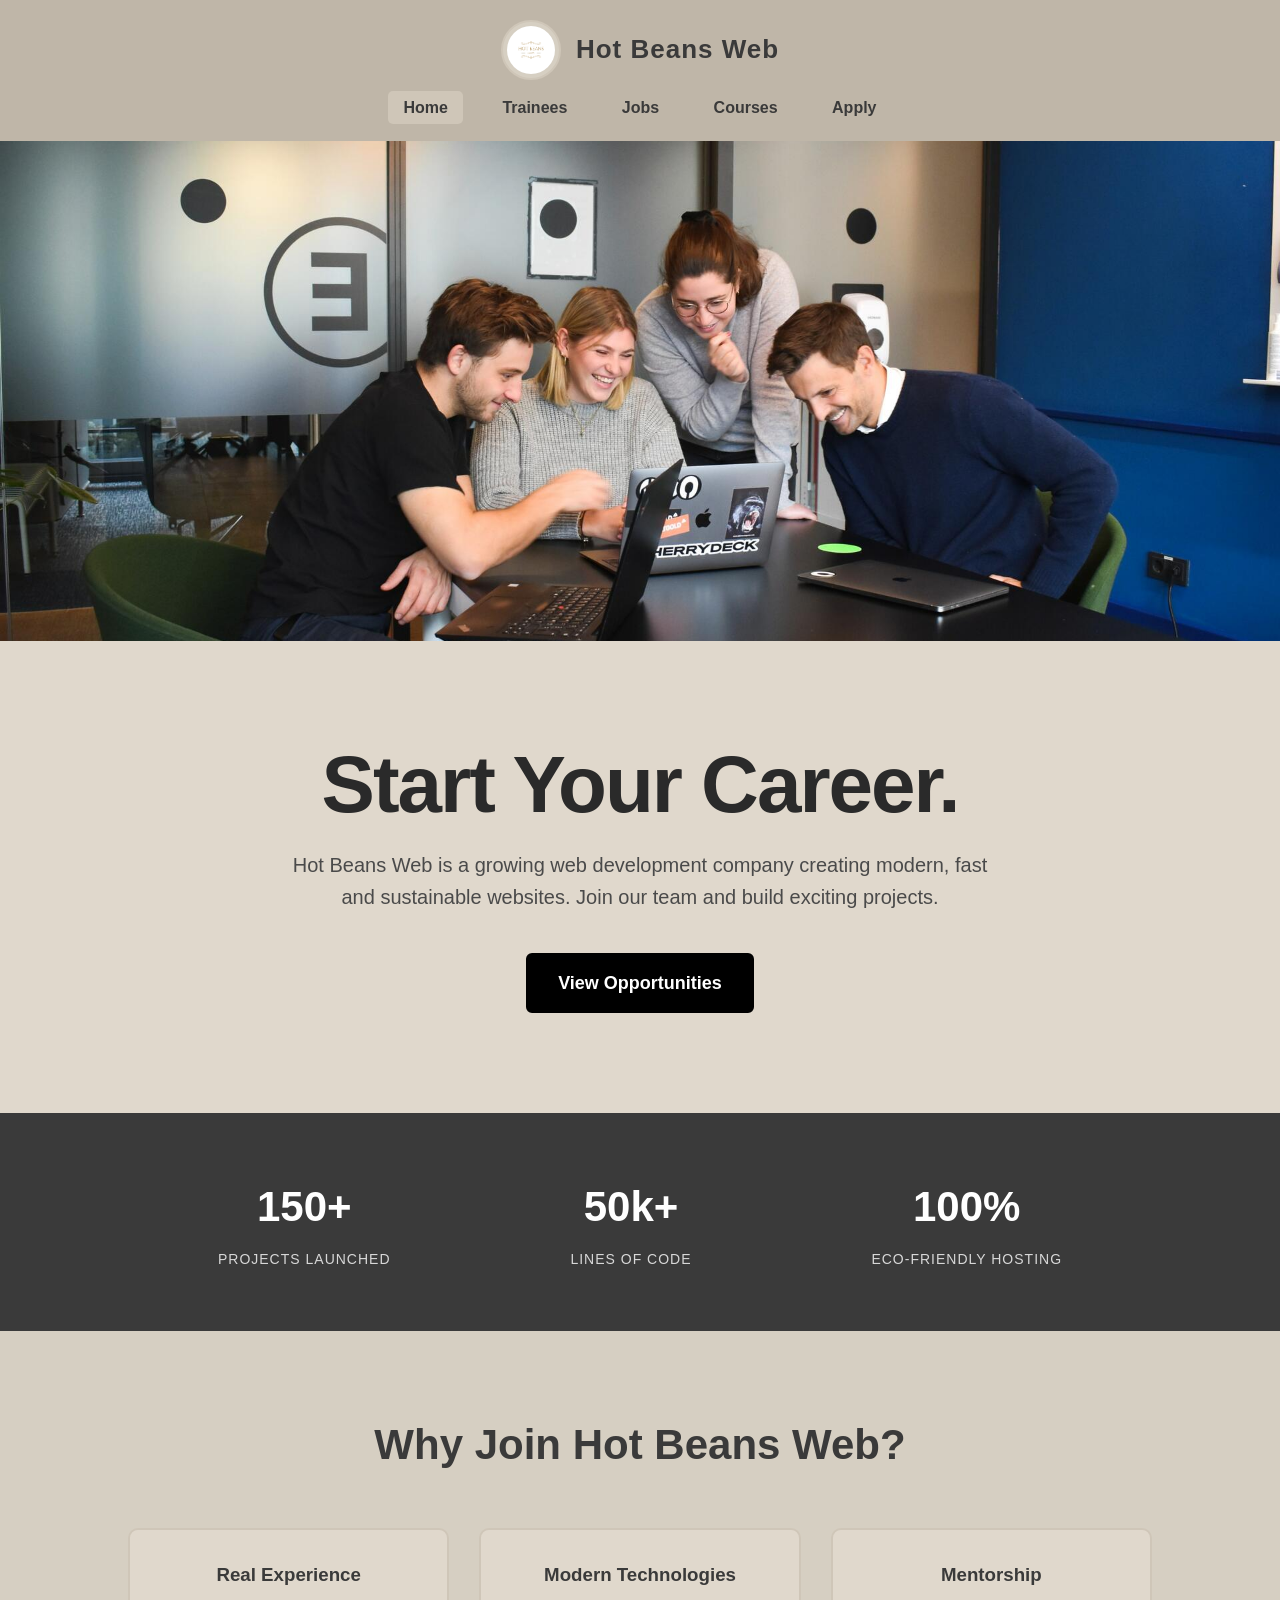
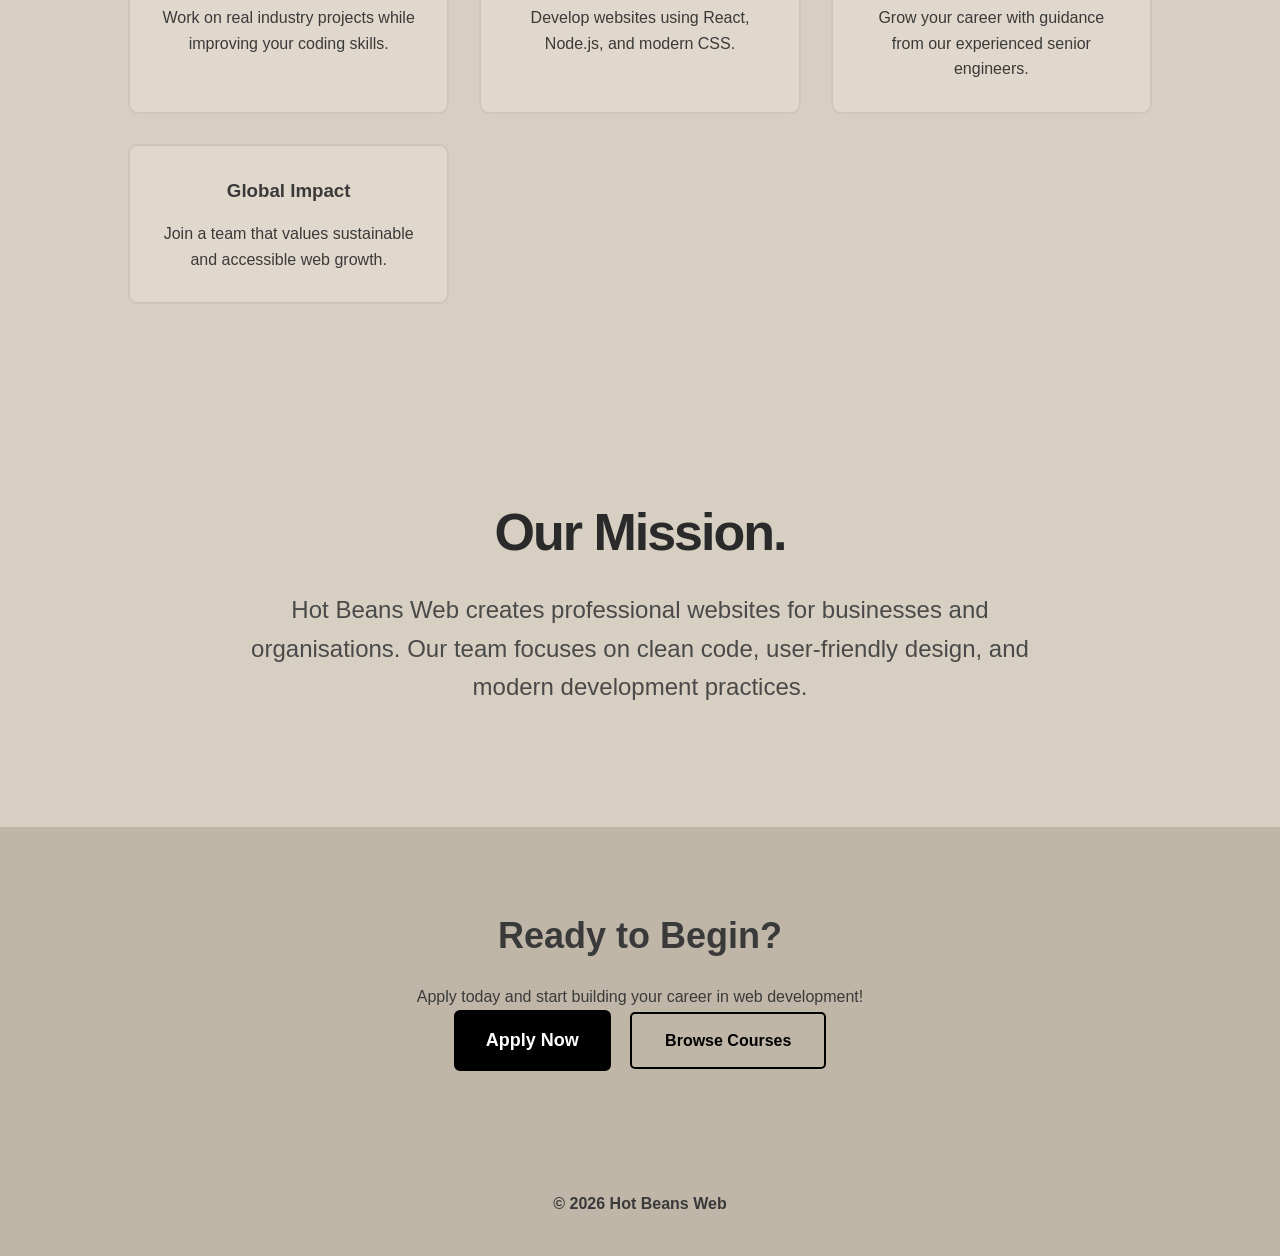
<file: index.html>
<!DOCTYPE html>
<html lang="en">
<head>
    <meta charset="UTF-8">
    <meta name="viewport" content="width=device-width, initial-scale=1.0">
    <title>Hot Beans Web | Modern Web Development</title>
     <link rel="icon" type="image/png" href="Favicon.ico">
    <link rel="stylesheet" href="style.css">
</head>
<body>

    <header>
        <div class="logo-container">
            <img src="Favicon.ico" alt="Hot Beans Logo" class="logo-img">
            <h1 class="logo-text">Hot Beans Web</h1>
        </div>

        <nav class="navbar">
            <a href="index.html" class="active">Home</a>
            <a href="trainees.html">Trainees</a>
            <a href="Jobs.html">Jobs</a>
            <a href="Courses.html">Courses</a>
            <a href="Apply.html">Apply</a>
        </nav>
    </header>

    <main>
        <section class="top-image">
            <img src="software.png" alt="Web development team">
        </section>

        <section class="hero centered">
            <h1 class="mega-title">Start Your Career.</h1>
            <p class="hero-subtext">
                Hot Beans Web is a growing web development company creating modern,
                fast and sustainable websites. Join our team and build exciting projects.
            </p>
            <a href="Apply.html" class="btn-black">View Opportunities</a>
        </section>

        <section class="impact-bar">
            <div class="stat">
                <strong>150+</strong> 
                <span>Projects Launched</span>
            </div>
            <div class="stat">
                <strong>50k+</strong>
                <span>Lines of Code</span>
            </div>
            <div class="stat">
                <strong>100%</strong>
                <span>Eco-Friendly Hosting</span>
            </div>
        </section>

        <section class="features">
            <h2 class="section-title">Why Join Hot Beans Web?</h2>
            <div class="grid">
                <div class="card">
                  
                    <h3>Real Experience</h3>
                      <div class="card-icon"></div>
                    <p>Work on real industry projects while improving your coding skills.</p>
                </div>
                <div class="card">
                 
                    <h3>Modern Technologies</h3>
                      <div class="card-icon"></div>
                    <p>Develop websites using React, Node.js, and modern CSS.</p>
                </div>
                <div class="card">
                
                    <h3>Mentorship</h3>
                      <div class="card-icon"></div>
                    <p>Grow your career with guidance from our experienced senior engineers.</p>
                </div>
                <div class="card">
                 
                    <h3>Global Impact</h3>
                      <div class="card-icon"></div>
                    <p>Join a team that values sustainable and accessible web growth.</p>
                </div>
            </div>
        </section>

        <section class="about centered">
            <div class="about-content">
                <h2 class="mega-title">Our Mission.</h2>
                <p>
                    Hot Beans Web creates professional websites for businesses and
                    organisations. Our team focuses on clean code, user-friendly
                    design, and modern development practices.
                </p>
            </div>
        </section>

        <section class="cta centered">
            <h2>Ready to Begin?</h2>
            <p>Apply today and start building your career in web development!</p>
            <div class="cta-btns">
                <a href="Apply.html" class="btn-black">Apply Now</a>
                <a href="Courses.html" class="btn-outline">Browse Courses</a>
            </div>
        </section>
    </main>

    <footer>
        <p>&copy; 2026 Hot Beans Web</p>
    </footer>

</body>
</html>
</file>
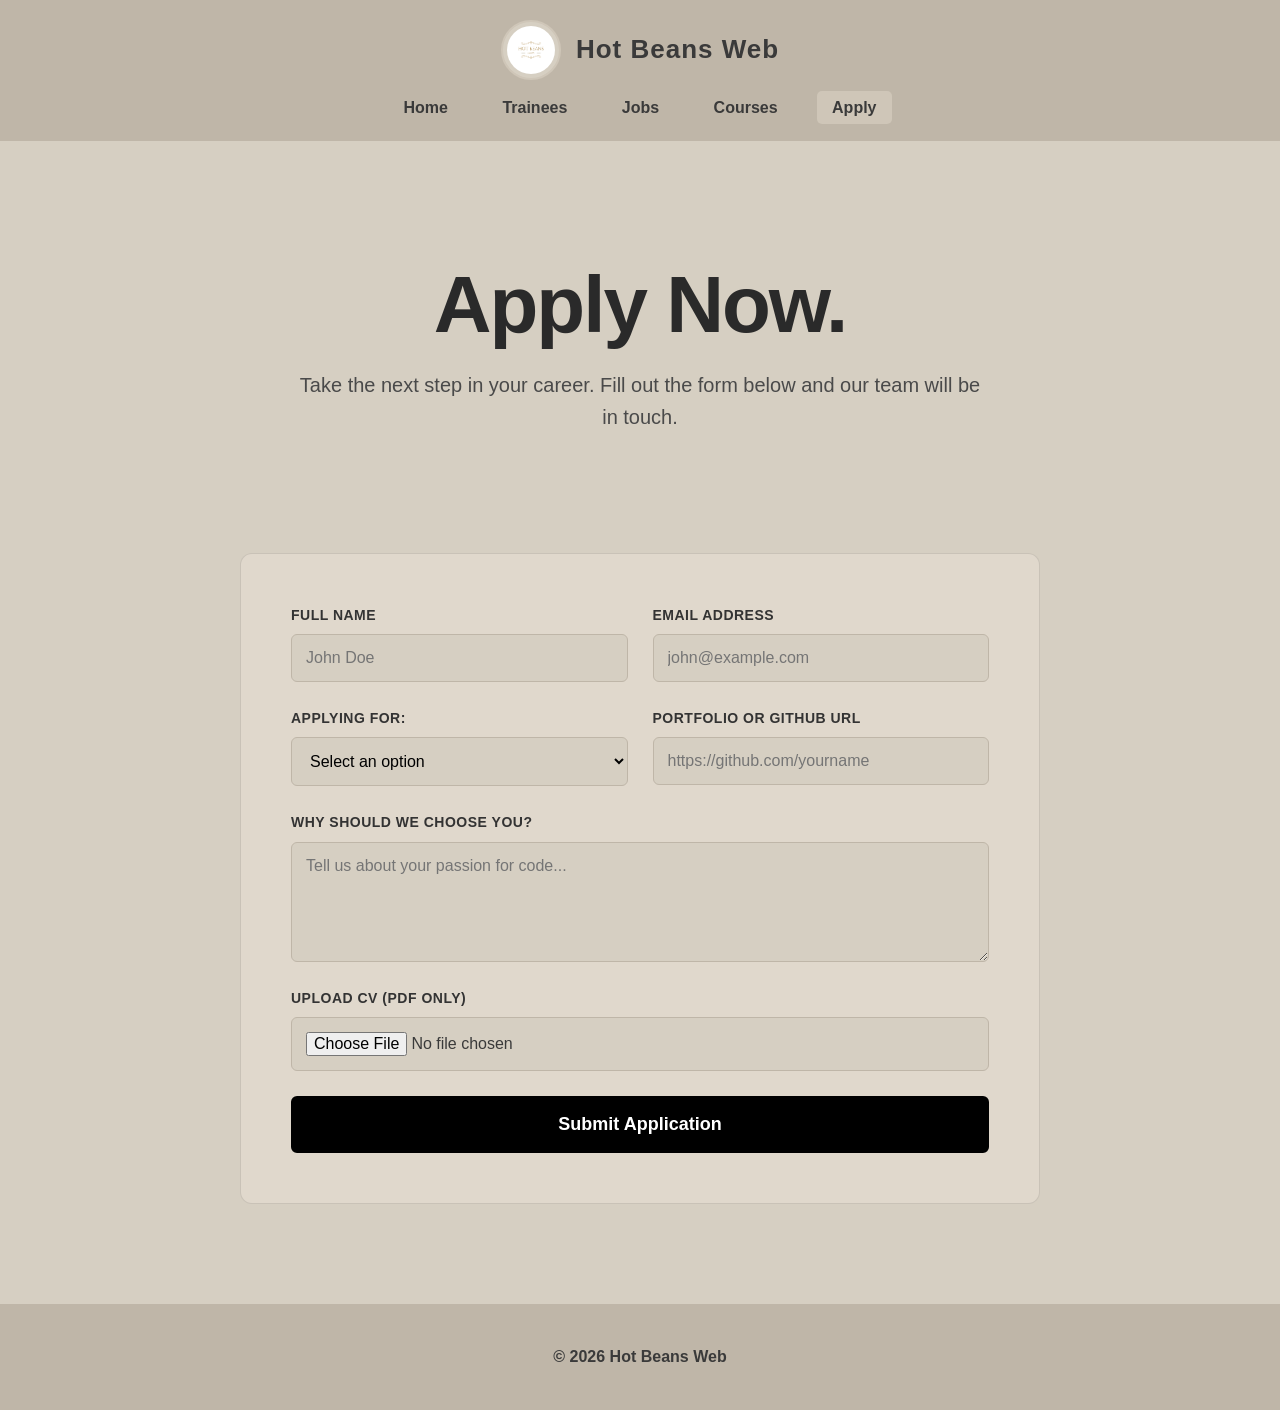
<file: Apply.html>
<!DOCTYPE html>
<html lang="en">
<head>
    <meta charset="UTF-8">
    <meta name="viewport" content="width=device-width, initial-scale=1.0">
    <title>Apply | Hot Beans Web</title>
    <link rel="stylesheet" href="style.css">
</head>
<body>

    <header>
        <div class="logo-container">
            <img src="Favicon.ico" alt="Hot Beans Logo" class="logo-img">
            <h1 class="logo-text">Hot Beans Web</h1>
        </div>
        <nav class="navbar">
            <a href="index.html">Home</a>
            <a href="trainees.html">Trainees</a>
            <a href="Jobs.html">Jobs</a>
            <a href="Courses.html">Courses</a>
            <a href="Apply.html" class="active">Apply</a>
        </nav>
    </header>

    <main class="container">
        <section class="page-title centered">
            <h1 class="mega-title">Apply Now.</h1>
            <p class="hero-subtext">Take the next step in your career. Fill out the form below and our team will be in touch.</p>
        </section>

        <section class="form-container">
            <form action="#" method="POST" class="apply-form">
                
                <div class="form-grid">
                    <div class="form-group">
                        <label for="full-name">Full Name</label>
                        <input type="text" id="full-name" name="name" placeholder="John Doe" required>
                    </div>

                    <div class="form-group">
                        <label for="email">Email Address</label>
                        <input type="email" id="email" name="email" placeholder="john@example.com" required>
                    </div>

                    <div class="form-group">
                        <label for="interest">Applying For:</label>
                        <select id="interest" name="interest" required>
                            <option value="" disabled selected>Select an option</option>
                            <optgroup label="Software Jobs">
                                <option value="jr-frontend">Junior Frontend Developer</option>
                                <option value="full-stack">Full-Stack Engineer</option>
                                <option value="backend">Backend Specialist</option>
                                <option value="devops">DevOps Engineer</option>
                            </optgroup>
                            <optgroup label="Courses & Training">
                                <option value="trainee-program">Trainee Program (General)</option>
                                <option value="web-fundamentals">Web Fundamentals Course</option>
                                <option value="react-mastery">React & Node mastery</option>
                            </optgroup>
                        </select>
                    </div>

                    <div class="form-group">
                        <label for="url">Portfolio or GitHub URL</label>
                        <input type="url" id="url" name="url" placeholder="https://github.com/yourname">
                    </div>
                </div>

                <div class="form-group full-width">
                    <label for="message">Why should we choose you?</label>
                    <textarea id="message" name="message" rows="5" placeholder="Tell us about your passion for code..." required></textarea>
                </div>

                <div class="form-group full-width">
                    <label for="resume">Upload CV (PDF only)</label>
                    <input type="file" id="resume" name="resume" accept=".pdf">
                </div>

                <div class="form-action">
                    <button type="submit" class="btn-black">Submit Application</button>
                </div>

            </form>
        </section>
    </main>

    <footer>
        <p>&copy; 2026 Hot Beans Web</p>
    </footer>

</body>
</html>
</file>
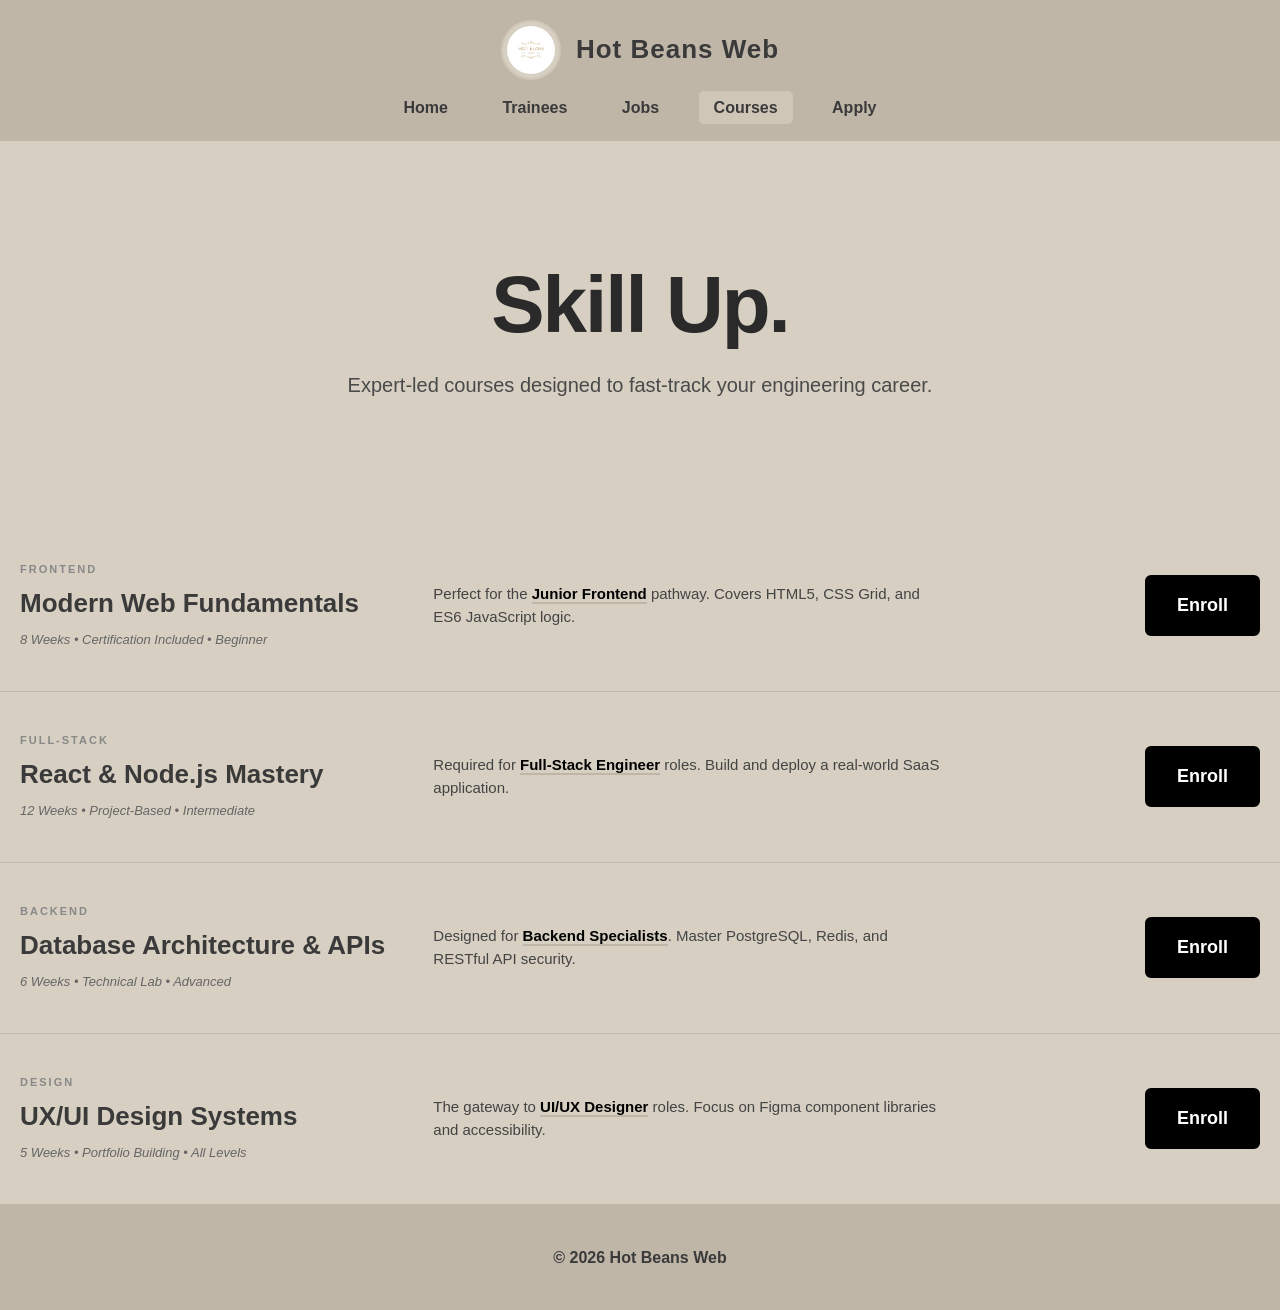
<file: Courses.html>
<!DOCTYPE html>
<html lang="en">
<head>
    <meta charset="UTF-8">
    <meta name="viewport" content="width=device-width, initial-scale=1.0">
    <title>Courses | Hot Beans Web</title>
    <link rel="stylesheet" href="style.css">
</head>
<body>

    <header>
        <div class="logo-container">
            <img src="Favicon.ico" alt="Hot Beans Logo" class="logo-img">
            <h1 class="logo-text">Hot Beans Web</h1>
        </div>
        <nav class="navbar">
            <a href="index.html">Home</a>
            <a href="trainees.html">Trainees</a>
            <a href="Jobs.html">Jobs</a>
            <a href="Courses.html" class="active">Courses</a>
            <a href="Apply.html">Apply</a>
        </nav>
    </header>

    <main class="container">
        <section class="page-title centered">
            <h1 class="mega-title">Skill Up.</h1>
            <p class="hero-subtext">Expert-led courses designed to fast-track your engineering career.</p>
        </section>

        <section class="course-list">
            
            <div class="course-row">
                <div class="course-info">
                    <span class="category-tag">Frontend</span>
                    <h2>Modern Web Fundamentals</h2>
                    <p class="course-meta">8 Weeks &bull; Certification Included &bull; Beginner</p>
                </div>
                <div class="course-details">
                    <p>Perfect for the <strong>Junior Frontend</strong> pathway. Covers HTML5, CSS Grid, and ES6 JavaScript logic.</p>
                </div>
                <div class="course-action">
                    <a href="Apply.html" class="btn-black">Enroll</a>
                </div>
            </div>

            <div class="course-row">
                <div class="course-info">
                    <span class="category-tag">Full-Stack</span>
                    <h2>React & Node.js Mastery</h2>
                    <p class="course-meta">12 Weeks &bull; Project-Based &bull; Intermediate</p>
                </div>
                <div class="course-details">
                    <p>Required for <strong>Full-Stack Engineer</strong> roles. Build and deploy a real-world SaaS application.</p>
                </div>
                <div class="course-action">
                    <a href="Apply.html" class="btn-black">Enroll</a>
                </div>
            </div>

            <div class="course-row">
                <div class="course-info">
                    <span class="category-tag">Backend</span>
                    <h2>Database Architecture & APIs</h2>
                    <p class="course-meta">6 Weeks &bull; Technical Lab &bull; Advanced</p>
                </div>
                <div class="course-details">
                    <p>Designed for <strong>Backend Specialists</strong>. Master PostgreSQL, Redis, and RESTful API security.</p>
                </div>
                <div class="course-action">
                    <a href="Apply.html" class="btn-black">Enroll</a>
                </div>
            </div>

            <div class="course-row">
                <div class="course-info">
                    <span class="category-tag">Design</span>
                    <h2>UX/UI Design Systems</h2>
                    <p class="course-meta">5 Weeks &bull; Portfolio Building &bull; All Levels</p>
                </div>
                <div class="course-details">
                    <p>The gateway to <strong>UI/UX Designer</strong> roles. Focus on Figma component libraries and accessibility.</p>
                </div>
                <div class="course-action">
                    <a href="Apply.html" class="btn-black">Enroll</a>
                </div>
            </div>

        </section>
    </main>

    <footer>
        <p>&copy; 2026 Hot Beans Web</p>
    </footer>

</body>
</html>
</file>
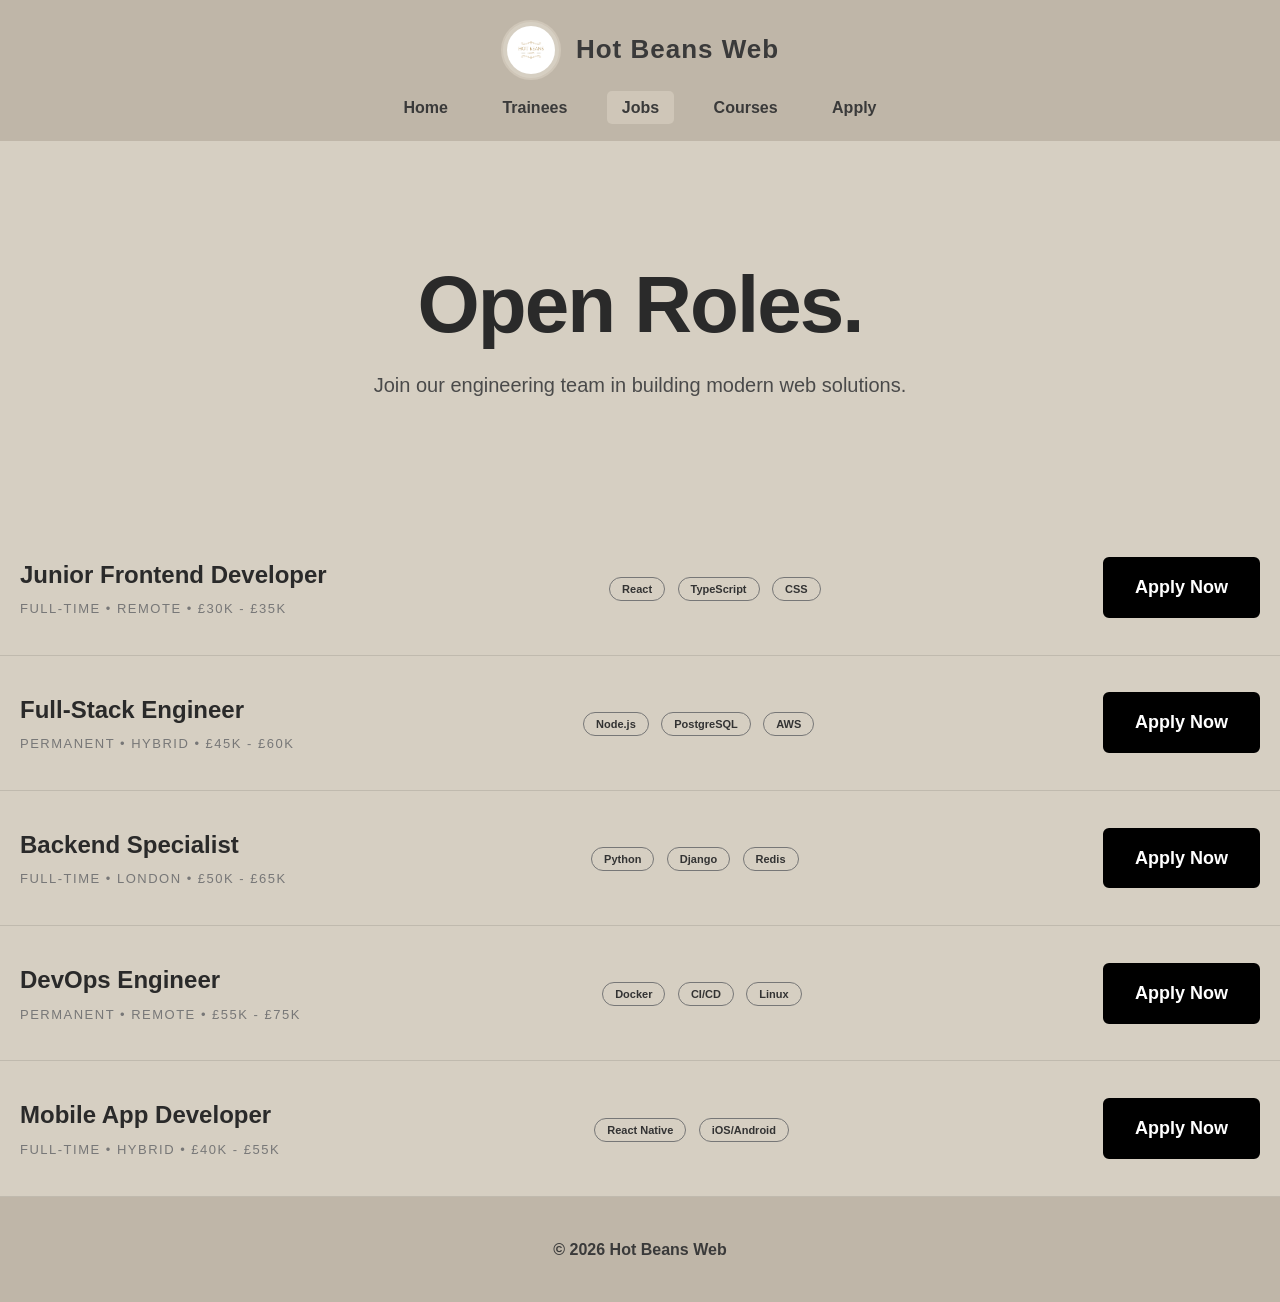
<file: Jobs.html>
<!DOCTYPE html>
<html lang="en">
<head>
    <meta charset="UTF-8">
    <meta name="viewport" content="width=device-width, initial-scale=1.0">
    <title>Jobs | Hot Beans Web</title>
    <link rel="stylesheet" href="style.css">
</head>
<body>

    <header>
        <div class="logo-container">
            <img src="Favicon.ico" alt="Hot Beans Logo" class="logo-img">
            <h1 class="logo-text">Hot Beans Web</h1>
        </div>
        <nav class="navbar">
            <a href="index.html">Home</a>
            <a href="trainees.html">Trainees</a>
            <a href="Jobs.html" class="active">Jobs</a>
            <a href="Courses.html">Courses</a>
            <a href="Apply.html">Apply</a>
        </nav>
    </header>

    <main class="container">
        <section class="page-title centered">
            <h1 class="mega-title">Open Roles.</h1>
            <p class="hero-subtext">Join our engineering team in building modern web solutions.</p>
        </section>

        <section class="job-list"> 
            
            <div class="job-row">
                <div class="job-main-info">
                    <h2>Junior Frontend Developer</h2>
                    <p class="job-meta">Full-time &bull; Remote &bull; £30k - £35k</p>
                </div>
                <div class="job-tags">
                    <span>React</span>
                    <span>TypeScript</span>
                    <span>CSS</span>
                </div>
                <div class="job-action">
                    <a href="Apply.html" class="btn-black">Apply Now</a>
                </div>
            </div>

            <div class="job-row">
                <div class="job-main-info">
                    <h2>Full-Stack Engineer</h2>
                    <p class="job-meta">Permanent &bull; Hybrid &bull; £45k - £60k</p>
                </div>
                <div class="job-tags">
                    <span>Node.js</span>
                    <span>PostgreSQL</span>
                    <span>AWS</span>
                </div>
                <div class="job-action">
                    <a href="Apply.html" class="btn-black">Apply Now</a>
                </div>
            </div>

            <div class="job-row">
                <div class="job-main-info">
                    <h2>Backend Specialist</h2>
                    <p class="job-meta">Full-time &bull; London &bull; £50k - £65k</p>
                </div>
                <div class="job-tags">
                    <span>Python</span>
                    <span>Django</span>
                    <span>Redis</span>
                </div>
                <div class="job-action">
                    <a href="Apply.html" class="btn-black">Apply Now</a>
                </div>
            </div>

            <div class="job-row">
                <div class="job-main-info">
                    <h2>DevOps Engineer</h2>
                    <p class="job-meta">Permanent &bull; Remote &bull; £55k - £75k</p>
                </div>
                <div class="job-tags">
                    <span>Docker</span>
                    <span>CI/CD</span>
                    <span>Linux</span>
                </div>
                <div class="job-action">
                    <a href="Apply.html" class="btn-black">Apply Now</a>
                </div>
            </div>

            <div class="job-row">
                <div class="job-main-info">
                    <h2>Mobile App Developer</h2>
                    <p class="job-meta">Full-time &bull; Hybrid &bull; £40k - £55k</p>
                </div>
                <div class="job-tags">
                    <span>React Native</span>
                    <span>iOS/Android</span>
                </div>
                <div class="job-action">
                    <a href="Apply.html" class="btn-black">Apply Now</a>
                </div>
            </div>

        </section>
    </main>

    <footer>
        <p>&copy; 2026 Hot Beans Web</p>
    </footer>

</body>
</html>
</file>
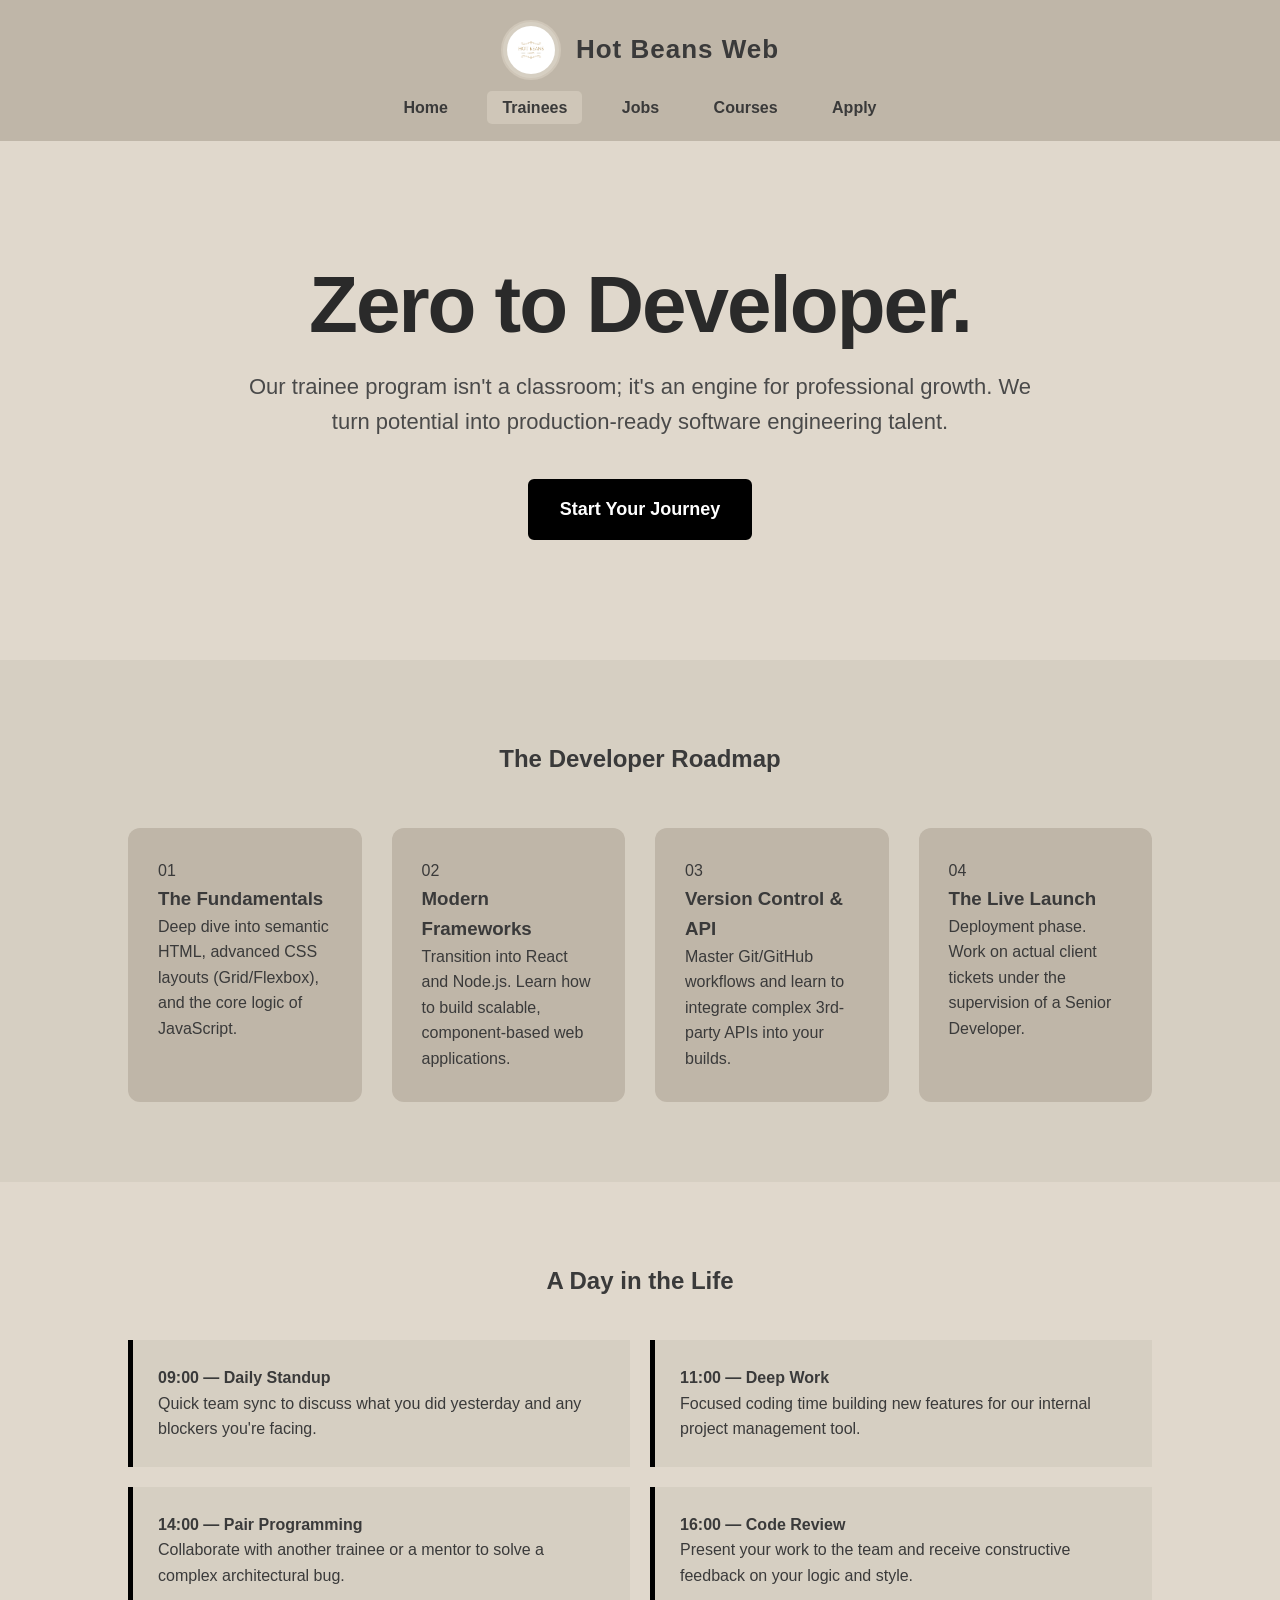
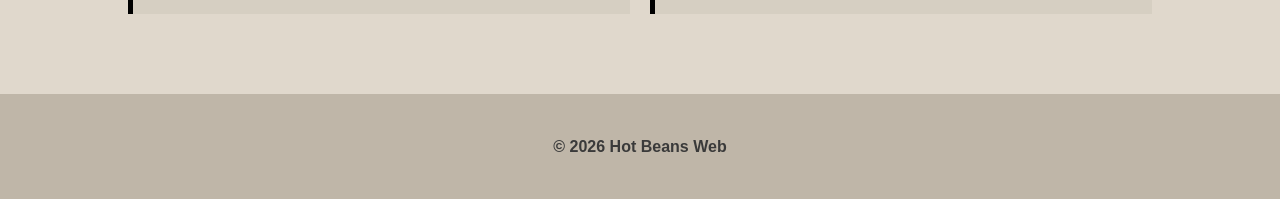
<file: trainees.html>
<!DOCTYPE html>
<html lang="en">
<head>
    <meta charset="UTF-8">
    <meta name="viewport" content="width=device-width, initial-scale=1.0">
    <title>Trainee Program | Hot Beans Web</title>
    <link rel="stylesheet" href="style.css">
</head>
<body>

    <header>
        <div class="logo-container">
            <img src="Favicon.ico" alt="Hot Beans Logo" class="logo-img">
            <h1 class="logo-text">Hot Beans Web</h1>
        </div>
        <nav class="navbar">
            <a href="index.html">Home</a>
            <a href="Trainees.html" class="active">Trainees</a>
            <a href="Jobs.html">Jobs</a>
            <a href="Courses.html">Courses</a>
            <a href="Apply.html">Apply</a>
        </nav>
    </header>

    <main>
        <section class="trainee-hero">
            <div class="container">
                <h1 class="mega-title">Zero to Developer.</h1>
                <p class="hero-description">Our trainee program isn't a classroom; it's an engine for professional growth. We turn potential into production-ready software engineering talent.</p>
                <a href="Apply.html" class="btn-black">Start Your Journey</a>
            </div>
        </section>

        <section class="pathway">
            <div class="container">
                <h2>The Developer Roadmap</h2>
                <div class="roadmap-grid">
                    <div class="roadmap-item">
                        <div class="step-num">01</div>
                        <h3>The Fundamentals</h3>
                
               <p>Deep dive into semantic HTML, advanced CSS layouts (Grid/Flexbox), and the core logic of JavaScript.</p>
                    </div>
                    <div class="roadmap-item">
                        <div class="step-num">02</div>
                        <h3>Modern Frameworks</h3>
                        <p>Transition into React and Node.js. Learn how to build scalable, component-based web applications.</p>
                    </div>
                    <div class="roadmap-item">
                        <div class="step-num">03</div>
                        <h3>Version Control & API</h3>
                        <p>Master Git/GitHub workflows and learn to integrate complex 3rd-party APIs into your builds.</p>
                    </div>
                    <div class="roadmap-item">
                        <div class="step-num">04</div>
                        <h3>The Live Launch</h3>
                        <p>Deployment phase. Work on actual client tickets under the supervision of a Senior Developer.</p>
                    </div>
                </div>
            </div>
        </section>

        <section class="daily-life">
            <div class="container">
                <h2>A Day in the Life</h2>
                <div class="life-grid">
                    <div class="life-card">
                        <strong>09:00 — Daily Standup</strong>
                        <p>Quick team sync to discuss what you did yesterday and any blockers you're facing.</p>
                    </div>
                    <div class="life-card">
                        <strong>11:00 — Deep Work</strong>
                        <p>Focused coding time building new features for our internal project management tool.</p>
                    </div>
                    <div class="life-card">
                        <strong>14:00 — Pair Programming</strong>
                        <p>Collaborate with another trainee or a mentor to solve a complex architectural bug.</p>
                    </div>
                    <div class="life-card">
                        <strong>16:00 — Code Review</strong>
                        <p>Present your work to the team and receive constructive feedback on your logic and style.</p>
                    </div>
                </div>
            </div>
        </section>
    </main>

    <footer>
        <p>&copy; 2026 Hot Beans Web</p>
    </footer>

</body>
</html>
</file>
<file: style.css>
* {
    margin: 0;
    padding: 0;
    box-sizing: border-box;
    font-family: Arial, Helvetica, sans-serif;
}

body {
    background: #d6cfc2;
    color: #3a3a3a;
    line-height: 1.6;
    overflow-x: hidden;
}

header {
    display: flex;
    flex-direction: column;
    align-items: center;
    padding: 20px 10%;
    background: #bfb6a8;
    animation: fadeInDown 1s ease;
}

.logo-container {
    display: flex;
    align-items: center;
    gap: 15px;
}

.logo-img {
    width: 60px;
    height: 60px;
    object-fit: cover;
    border: 2px solid #cfc6b8;
    border-radius: 50%;
    padding: 4px;
    background: #d6cfc2;
    transition: all 0.3s ease;
}

.logo-text {
    font-size: 26px;
    font-weight: bold;
    letter-spacing: 1px;
}

.navbar { margin-top: 15px; }

nav a {
    color: #3a3a3a;
    text-decoration: none;
    margin: 0 10px;
    font-weight: bold;
    padding: 8px 15px;
    border-radius: 5px;
    transition: 0.3s;
}

nav a:hover, nav a.active {
    background: #cfc6b8;
}

.top-image img {
    width: 100%;
    height: 500px;
    object-fit: cover;
    display: block;
}

.hero {
    text-align: center;
    padding: 80px 10%;
    background: #e0d8cc;
}

.features { padding: 80px 10%; text-align: center; }

.grid {
    display: grid;
    grid-template-columns: repeat(auto-fit, minmax(250px, 1fr));
    gap: 30px;
    margin-top: 40px;
}

.card {
    background: #e0d8cc;
    padding: 30px;
    border-radius: 10px;
    border: 2px solid #cfc6b8;
    transition: 0.3s;
    opacity: 0;
    animation: fadeInUp 1s ease forwards;
}

.card:hover { transform: translateY(-10px); }

.about {
    padding: 120px 10%;
    background: #d6cfc2;
    display: flex;
    justify-content: center;
    align-items: center;
    text-align: center;
}

.about-content {
    max-width: 900px;
}

.about h2 {
    font-size: 52px;
    margin-bottom: 30px;
    font-weight: bold;
    color: #2a2a2a;
}

.about p {
    font-size: 24px;
    line-height: 1.8;
    color: #4a4a4a;
    margin: 0 auto;
}

.cta {
    text-align: center;
    padding: 80px 10%;
    background: #bfb6a8;
}

.cta h2 { font-size: 36px; margin-bottom: 20px; }

.btn {
    display: inline-block;
    background: #3a3a3a;
    color: #fff;
    padding: 15px 35px;
    text-decoration: none;
    border-radius: 8px;
    font-weight: bold;
    font-size: 18px;
    transition: 0.3s;
    margin-top: 10px;
}

.btn:hover {
    background: #555;
    transform: scale(1.05);
}

footer {
    text-align: center;
    padding: 40px;
    background: #bfb6a8;
    font-weight: bold;
}

@media(max-width: 768px) {
    .about { padding: 80px 5%; }
    .about h2 { font-size: 36px; }
    .about p { font-size: 18px; }
}

@keyframes fadeInUp {
    from { opacity: 0; transform: translateY(30px); }
    to { opacity: 1; transform: translateY(0); }
}

@keyframes fadeInDown {
    from { opacity: 0; transform: translateY(-30px); }
    to { opacity: 1; transform: translateY(0); }
}

.trainee-hero {
    background: #e0d8cc;
    padding: 120px 10%;
    text-align: center;
}

.mega-title {
    font-size: 80px;
    font-weight: 800;
    color: #2a2a2a;
    letter-spacing: -2px;
    margin-bottom: 20px;
    line-height: 1.1;
}

.hero-description {
    font-size: 22px;
    max-width: 800px;
    margin: 0 auto 40px;
    color: #4a4a4a;
}

.btn-black {
    display: inline-block;
    background: #000000;
    color: #ffffff !important;
    padding: 18px 45px;
    text-decoration: none;
    font-weight: bold;
    font-size: 18px;
    border-radius: 5px;
    transition: all 0.3s ease;
    border: 2px solid #000000;
}

.btn-black:hover {
    background: transparent;
    color: #000000 !important;
    transform: translateY(-3px);
}

.pathway { padding: 80px 10%; text-align: center; background: #d6cfc2; }

.roadmap-grid {
    display: grid;
    grid-template-columns: repeat(auto-fit, minmax(220px, 1fr));
    gap: 30px;
    margin-top: 50px;
}

.roadmap-item {
    background: #bfb6a8;
    padding: 30px;
    border-radius: 12px;
    text-align: left;
}

.daily-life { padding: 80px 10%; background: #e0d8cc; text-align: center;}

.life-grid {
    display: grid;
    grid-template-columns: 1fr 1fr;
    gap: 20px;
    margin-top: 40px;
    text-align: left;
}

.life-card {
    background: #d6cfc2;
    padding: 25px;
    border-left: 5px solid #000;
}

@media (max-width: 768px) {
    .mega-title { font-size: 50px; }
    .life-grid { grid-template-columns: 1fr; }
}

.page-title.centered {
    padding: 120px 0 80px;
    text-align: center;
}

.hero-subtext {
    font-size: 20px;
    color: #555;
    max-width: 600px;
    margin: 15px auto 0;
}

.job-row {
    display: flex;
    align-items: center;
    justify-content: space-between;
    padding: 35px 20px;
    border-bottom: 1px solid rgba(0,0,0,0.1);
    transition: background 0.3s ease;
}

.job-row:hover {
    background: rgba(255, 255, 255, 0.2);
    border-radius: 8px;
}

.job-main-info h2 {
    font-size: 24px;
    margin-bottom: 5px;
    color: #2a2a2a;
}

.job-meta {
    font-size: 13px;
    color: #777;
    text-transform: uppercase;
    letter-spacing: 1.5px;
}

.job-tags span {
    border: 1px solid #777;
    padding: 5px 12px;
    font-size: 11px;
    border-radius: 20px;
    margin: 0 4px;
    font-weight: 600;
    color: #333;
}

.btn-black {
    background: #000;
    color: #fff;
    padding: 14px 30px;
    text-decoration: none;
    font-weight: bold;
    border-radius: 6px;
    transition: 0.3s ease;
}

.btn-black:hover {
    transform: scale(1.05);
    background: #333;
}

@media (max-width: 900px) {
    .job-row {
        flex-direction: column;
        text-align: center;
        gap: 20px;
    }
}

.category-tag {
    font-size: 11px;
    font-weight: 800;
    text-transform: uppercase;
    color: #888;
    letter-spacing: 2px;
    display: block;
    margin-bottom: 5px;
}

.course-row {
    display: grid;
    grid-template-columns: 1.5fr 2fr 1fr;
    align-items: center;
    padding: 40px 20px;
    border-bottom: 1px solid rgba(0,0,0,0.1);
    transition: background 0.3s ease;
}

.course-row:hover {
    background: rgba(255, 255, 255, 0.2);
}

.course-info h2 {
    font-size: 26px;
    margin-bottom: 5px;
}

.course-meta {
    font-size: 13px;
    color: #666;
    font-style: italic;
}

.course-details {
    padding-right: 40px;
    font-size: 15px;
    line-height: 1.5;
    color: #444;
}

.course-details strong {
    color: #000;
    border-bottom: 2px solid #bfb6a8;
}

.course-action {
    text-align: right;
}

@media (max-width: 900px) {
    .course-row {
        grid-template-columns: 1fr;
        text-align: center;
        gap: 20px;
    }
    .course-details {
        padding-right: 0;
    }
    .course-action {
        text-align: center;
    }
}

.form-container {
    max-width: 800px;
    margin: 0 auto 100px;
    background: #e0d8cc;
    padding: 50px;
    border-radius: 12px;
    border: 1px solid rgba(0,0,0,0.1);
}

.form-grid {
    display: grid;
    grid-template-columns: 1fr 1fr;
    gap: 25px;
    margin-bottom: 25px;
}

.form-group {
    display: flex;
    flex-direction: column;
}

.form-group label {
    font-size: 14px;
    font-weight: 700;
    margin-bottom: 8px;
    color: #333;
    text-transform: uppercase;
    letter-spacing: 0.5px;
}

.form-group input,
.form-group select,
.form-group textarea {
    padding: 14px;
    border: 1px solid #bfb6a8;
    background: #d6cfc2;
    border-radius: 6px;
    font-size: 16px;
    font-family: inherit;
    transition: all 0.3s ease;
}

.form-group input:focus,
.form-group select:focus,
.form-group textarea:focus {
    outline: none;
    border-color: #000;
    background: #fff;
}

.form-group input:not(:placeholder-shown):invalid {
    border-color: #a33;
}

.full-width {
    grid-column: span 2;
    margin-bottom: 25px;
}

.form-action {
    text-align: center;
    margin-top: 20px;
}

.form-action .btn-black {
    width: 100%;
    cursor: pointer;
    font-size: 18px;
    padding: 16px;
}

@media (max-width: 768px) {
    .form-grid {
        grid-template-columns: 1fr;
    }
    .full-width {
        grid-column: span 1;
    }
    .form-container {
        padding: 30px 20px;
    }
}

.hero.centered {
    padding: 100px 10%;
    text-align: center;
    background: #e0d8cc;
}

.hero-subtext {
    font-size: 20px;
    max-width: 700px;
    margin: 20px auto 40px;
    color: #4a4a4a;
}

.impact-bar {
    display: flex;
    justify-content: space-around;
    background: #3a3a3a;
    color: #fff;
    padding: 60px 10%;
    text-align: center;
}

.stat strong {
    display: block;
    font-size: 42px;
    margin-bottom: 5px;
}

.stat span {
    font-size: 14px;
    text-transform: uppercase;
    letter-spacing: 1px;
    opacity: 0.8;
}

.card-icon {
    font-size: 40px;
    margin-bottom: 15px;
}

.section-title {
    font-size: 42px;
    text-align: center;
    margin-bottom: 50px;
}

.btn-outline {
    background: transparent;
    border: 2px solid #000;
    color: #000;
    padding: 14px 33px;
    text-decoration: none;
    font-weight: bold;
    border-radius: 5px;
    display: inline-block;
    margin-left: 15px;
    transition: 0.3s;
}

.btn-outline:hover {
    background: #000;
    color: #fff;
}

.about.centered {
    background: #d6cfc2;
    padding: 120px 10%;
}

.about p {
    font-size: 24px;
    line-height: 1.6;
    max-width: 800px;
    margin: 20px auto 0;
}

@media (max-width: 768px) {
    .impact-bar { flex-direction: column; gap: 40px; }
    .btn-outline { margin-left: 0; margin-top: 15px; display: block; }
}
</file>
